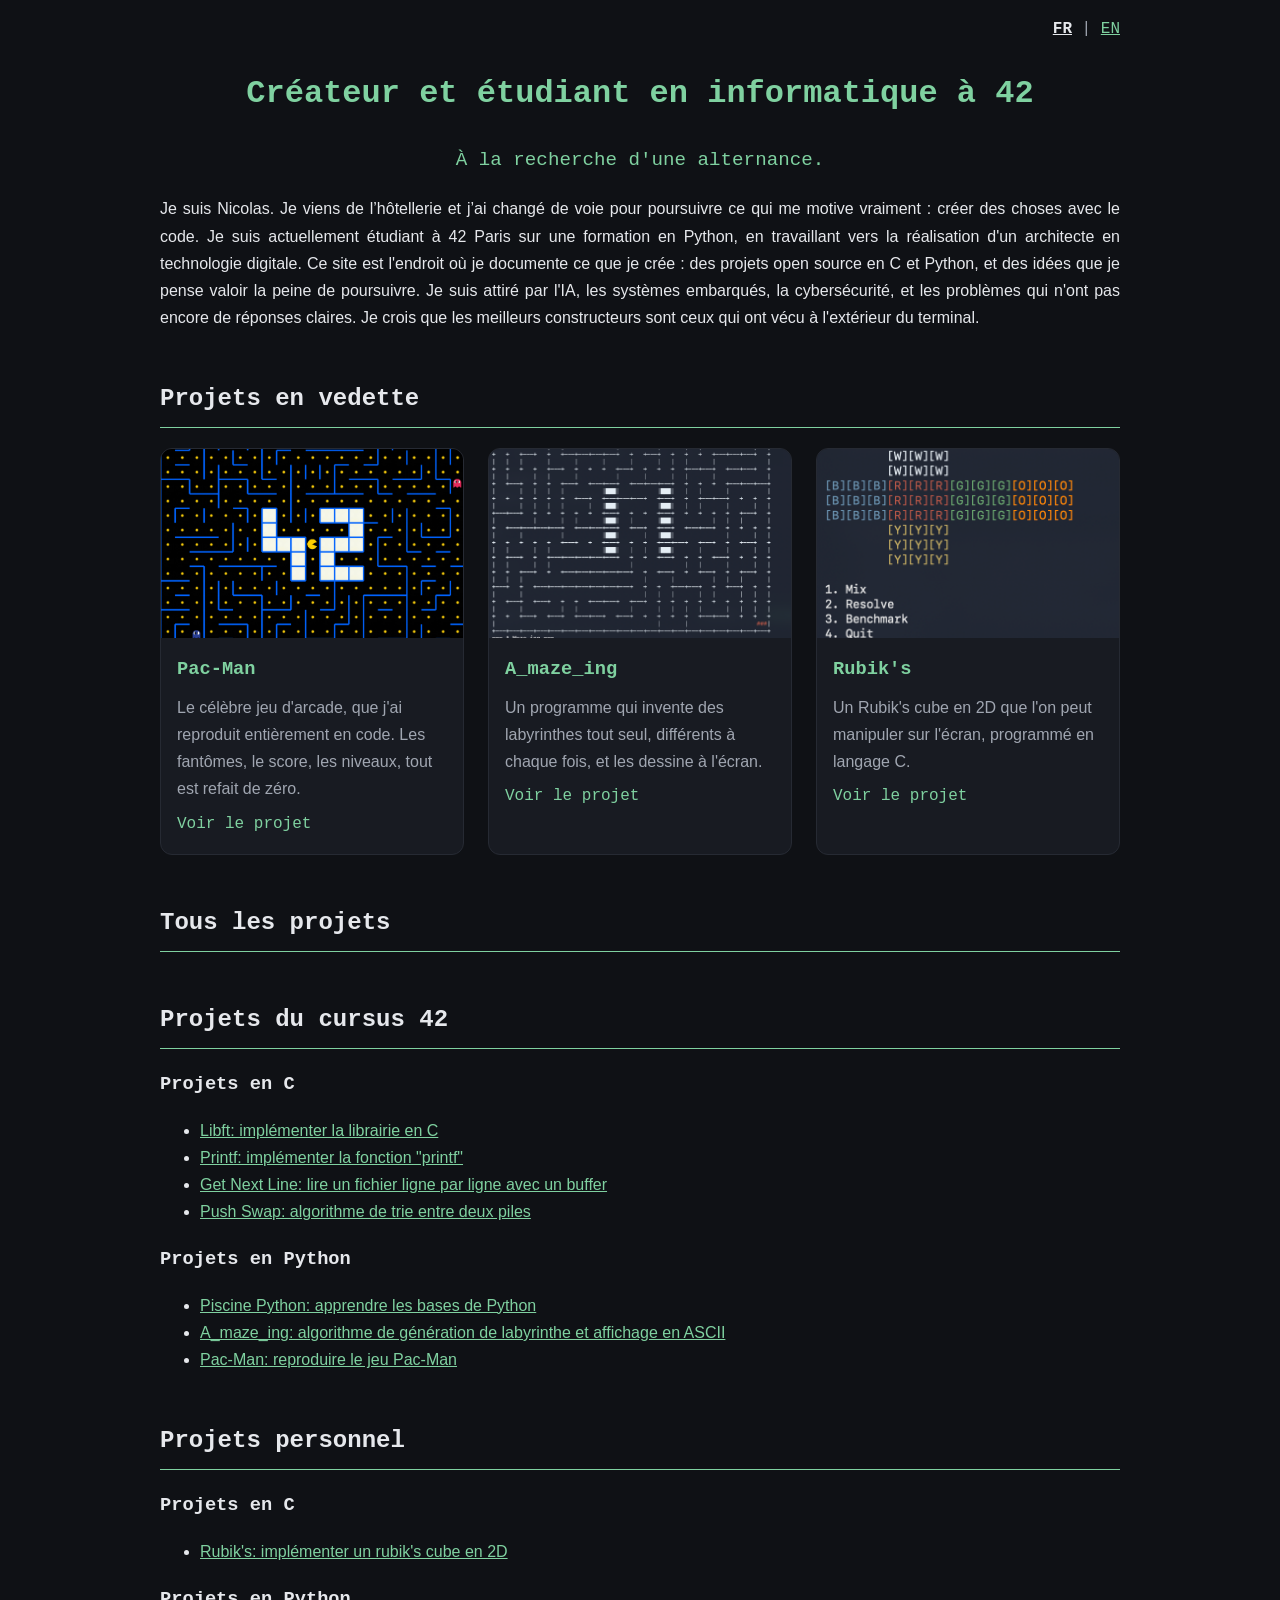
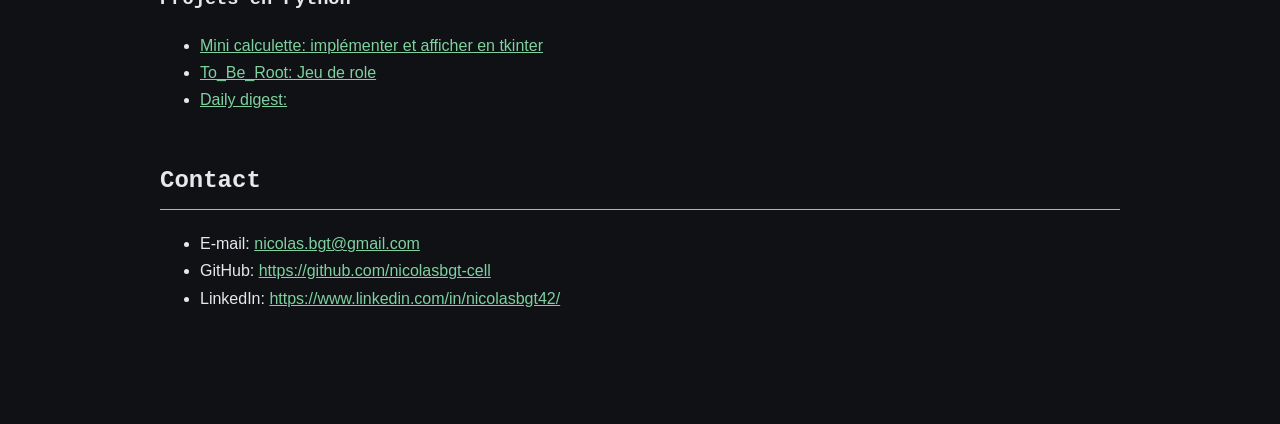
<file: index.html>
<!DOCTYPE html>
<html lang="fr">
	<head>
		<meta charset="UTF-8">
		<meta name="viewport" content="width=device-width, initial-scale=1">
		<link rel="stylesheet" href="style.css">
		<title>Etudiant et développeur</title>
	</head>
	<body>
		<nav class="lang-switch">
			<span class="active" aria-current="true">FR</span> | <a href="index_en.html" hreflang="en">EN</a>
		</nav>
		<header>
			<h1>Créateur et étudiant en informatique à 42 </h1>
			<p class="tagline">À la recherche d'une alternance.</p>
			<p>Je suis Nicolas. Je viens de l’hôtellerie et j’ai changé de voie pour poursuivre ce qui me motive vraiment :
			créer des choses avec le code.
			Je suis actuellement étudiant à 42 Paris sur une formation en Python,
			en travaillant vers la réalisation d'un architecte en technologie digitale.
			Ce site est l'endroit où je documente ce que je crée : des projets open source en C et Python,
			et des idées que je pense valoir la peine de poursuivre. Je suis attiré par l'IA, les systèmes embarqués,
			la cybersécurité, et les problèmes qui n'ont pas encore de réponses claires.
			Je crois que les meilleurs constructeurs sont ceux qui ont vécu à l'extérieur du terminal.</p>
		</header>
		<main>
			<section class="featured">
				<h2>Projets en vedette</h2>
				<div class="cards">
					<article class="card">
						<a href="curriculum/python_project/pacman_fr.html">
							<img src="assets/display_PM.png" alt="Capture d'écran du jeu Pac-Man reproduit en code">
							<h3>Pac-Man</h3>
							<p>Le célèbre jeu d'arcade, que j'ai reproduit entièrement en code. Les fantômes, le score, les niveaux, tout est refait de zéro.</p>
							<span class="card-link">Voir le projet</span>
						</a>
					</article>
					<article class="card">
						<a href="curriculum/python_project/amazing_fr.html">
							<img src="assets/Amazing.png" alt="Capture d'écran d'un labyrinthe généré par le programme A_maze_ing">
							<h3>A_maze_ing</h3>
							<p>Un programme qui invente des labyrinthes tout seul, différents à chaque fois, et les dessine à l'écran.</p>
							<span class="card-link">Voir le projet</span>
						</a>
					</article>
					<article class="card">
						<a href="personal_projects/rubiks_fr.html">
							<img src="assets/display_RB.png" alt="Capture d'écran du Rubik's cube en 2D">
							<h3>Rubik's</h3>
							<p>Un Rubik's cube en 2D que l'on peut manipuler sur l'écran, programmé en langage C.</p>
							<span class="card-link">Voir le projet</span>
						</a>
					</article>
				</div>
			</section>
			<section class="all-projects">
				<h2>Tous les projets</h2>
				<section>
					<h2>Projets du cursus 42</h2>
					<h3>Projets en C</h3>
					<ul>
						<li><a href="curriculum/c_project/libft_fr.html">Libft: implémenter la librairie en C</a></li>
						<li><a href="curriculum/c_project/printf_fr.html">Printf: implémenter la fonction "printf"</a></li>
						<li><a href="curriculum/c_project/get_next_line_fr.html">Get Next Line: lire un fichier ligne par ligne avec un buffer</a></li>
						<li><a href="curriculum/push_swap_fr.htlm">Push Swap: algorithme de trie entre deux piles</a></li>
					</ul>
					<h3>Projets en Python</h3>
					<ul>
						<li><a href="curriculum/c_project/piscine_python_fr.html">Piscine Python: apprendre les bases de Python</a></li>
						<li><a href="curriculum/python_project/amazing_fr.html">A_maze_ing: algorithme de génération de labyrinthe et affichage en ASCII</a></li>
						<li><a href="curriculum/python_project/pacman_fr.html">Pac-Man: reproduire le jeu Pac-Man</a></li>
					</ul>
				</section>
				<section>
					<h2>Projets personnel</h2>
					<h3>Projets en C</h3>
					<ul>
						<li><a href="personal_projects/rubiks_fr.html">Rubik's: implémenter un rubik's cube en 2D</a></li>
					</ul>
					<h3>Projets en Python</h3>
					<ul>
						<li><a href="personal_projects/minicalculator_fr.html">Mini calculette: implémenter et afficher en tkinter</a></li>
						<li><a href="personal_projects/to_be_root_fr.html">To_Be_Root: Jeu de role</a></li>
						<li><a href="personal_projects/daily_digest_fr.html">Daily digest: </a></li>
					</ul>
				</section>
			</section>
			<section class="contact">
				<h2>Contact</h2>
				<ul>
					<li>E-mail: <a href="mailto:nicolas.bgt@gmail.com">nicolas.bgt@gmail.com</a></li>
					<li>GitHub: <a href="https://github.com/nicolasbgt-cell">https://github.com/nicolasbgt-cell</a></li>
					<li>LinkedIn: <a href="https://www.linkedin.com/in/nicolasbgt42/">https://www.linkedin.com/in/nicolasbgt42/</a></li>
				</ul>
			</section>
		</main>
	</body>
</html>
</file>
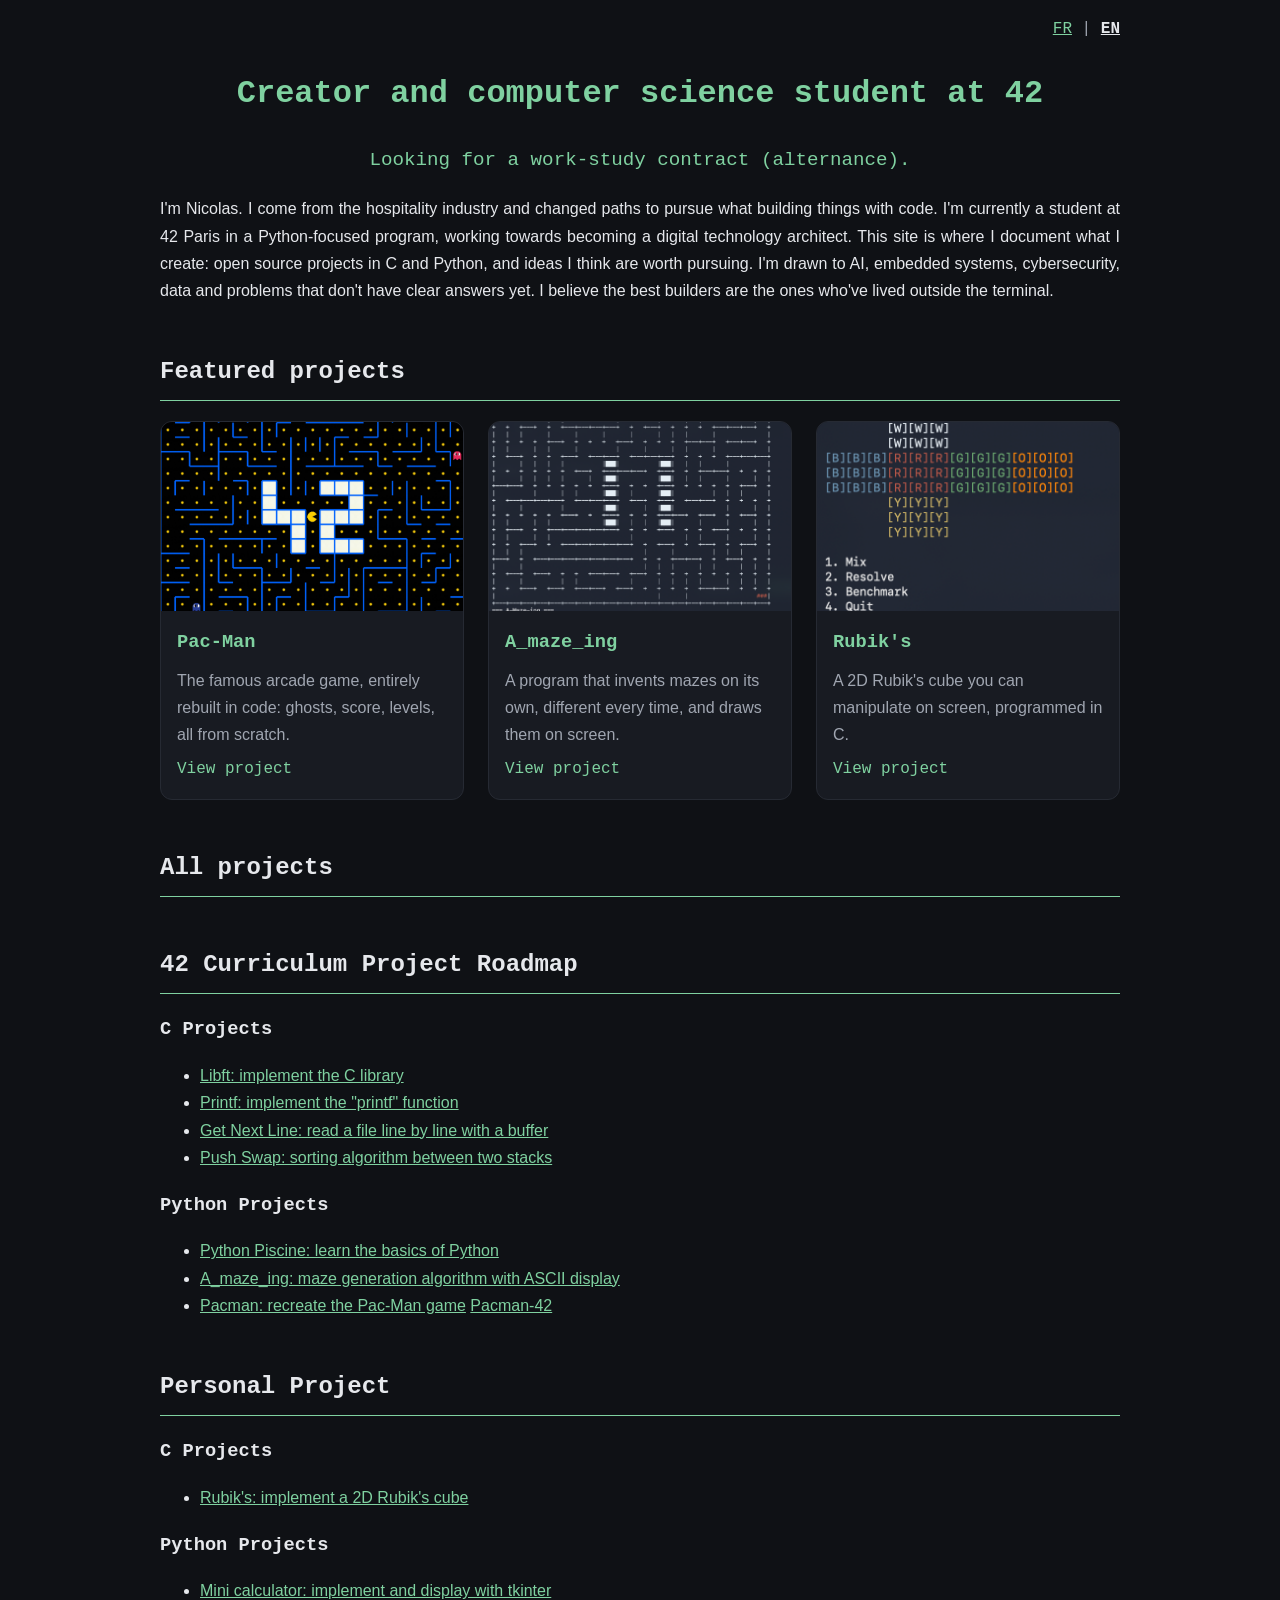
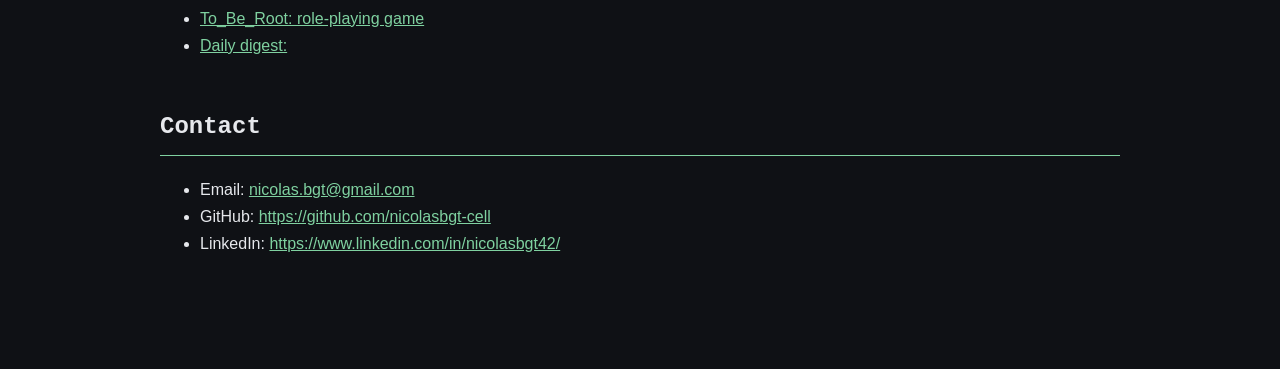
<file: index_en.html>
<!DOCTYPE html>
<html lang="en">
    <head>
        <meta charset="UTF-8">
        <meta name="viewport" content="width=device-width, initial-scale=1">
        <link rel="stylesheet" href="style.css">
        <title>Student and Developer</title>
    </head>
    <body>
        <nav class="lang-switch">
            <a href="index.html" hreflang="fr">FR</a> | <span class="active" aria-current="true">EN</span>
        </nav>
        <header>
            <h1>Creator and computer science student at 42</h1>
            <p class="tagline">Looking for a work-study contract (alternance).</p>
            <p>I'm Nicolas. I come from the hospitality industry and changed paths to pursue what
                building things with code.
                I'm currently a student at 42 Paris in a Python-focused program,
                working towards becoming a digital technology architect.
                This site is where I document what I create: open source projects in C and Python,
                and ideas I think are worth pursuing. I'm drawn to AI, embedded systems, cybersecurity,
                data and problems that don't have clear answers yet.
                I believe the best builders are the ones who've lived outside the terminal.
            </p>
        </header>
        <main>
            <section class="featured">
                <h2>Featured projects</h2>
                <div class="cards">
                    <article class="card">
                        <a href="curriculum/python_project/pacman_en.html">
                            <img src="assets/display_PM.png" alt="Screenshot of the Pac-Man game rebuilt in code">
                            <h3>Pac-Man</h3>
                            <p>The famous arcade game, entirely rebuilt in code: ghosts, score, levels, all from scratch.</p>
                            <span class="card-link">View project</span>
                        </a>
                    </article>
                    <article class="card">
                        <a href="curriculum/python_project/amazing_en.html">
                            <img src="assets/Amazing.png" alt="Screenshot of a maze generated by the A_maze_ing program">
                            <h3>A_maze_ing</h3>
                            <p>A program that invents mazes on its own, different every time, and draws them on screen.</p>
                            <span class="card-link">View project</span>
                        </a>
                    </article>
                    <article class="card">
                        <a href="personal_projects/rubiks_en.html">
                            <img src="assets/display_RB.png" alt="Screenshot of the 2D Rubik's cube">
                            <h3>Rubik's</h3>
                            <p>A 2D Rubik's cube you can manipulate on screen, programmed in C.</p>
                            <span class="card-link">View project</span>
                        </a>
                    </article>
                </div>
            </section>
            <section class="all-projects">
                <h2>All projects</h2>
                <section>
                    <h2>42 Curriculum Project Roadmap</h2>
                    <h3>C Projects</h3>
                    <ul>
                        <li><a href="curriculum/c_project/libft_en.html">Libft: implement the C library</a></li>
                        <li><a href="curriculum/c_project/printf_en.html">Printf: implement the "printf" function</a></li>
                        <li><a href="curriculum/c_project/get_next_line_en.html">Get Next Line: read a file line by line with a buffer</a></li>
                        <li><a href="curriculum/c_project/push_swap_en.html">Push Swap: sorting algorithm between two stacks</a></li>
                    </ul>
                    <h3>Python Projects</h3>
                    <ul>
                        <li><a href="curriculum/c_project/piscine_python_fr.html">Python Piscine: learn the basics of Python</a></li>
                        <li><a href="curriculum/python_project/amazing_en.html">A_maze_ing: maze generation algorithm with ASCII display</a></li>
                        <li><a href="curriculum/python_project/pacman_en.html">Pacman: recreate the Pac-Man game</a> <a href="https://nicolasbgt.itch.io/pacman-42?secret=MGLZhanZjjalxuTeehx2uCzE9as">Pacman-42</a></li>
                    </ul>
                </section>
                <section>
                    <h2>Personal Project</h2>
                    <h3>C Projects</h3>
                    <ul>
                        <li><a href="personal_projects/rubiks_en.html">Rubik's: implement a 2D Rubik's cube</a></li>
                    </ul>
                    <h3>Python Projects</h3>
                    <ul>
                        <li><a href="personal_projects/minicalculator_en.html">Mini calculator: implement and display with tkinter</a></li>
                        <li><a href="personal_projects/to_be_root_en.html">To_Be_Root: role-playing game</a></li>
                        <li><a href="personal_projects/daily_digest_en.html">Daily digest: </a></li>
                    </ul>
                </section>
            </section>
            <section class="contact">
                <h2>Contact</h2>
                <ul>
                    <li>Email: <a href="mailto:nicolas.bgt@gmail.com">nicolas.bgt@gmail.com</a></li>
                    <li>GitHub: <a href="https://github.com/nicolasbgt-cell">https://github.com/nicolasbgt-cell</a></li>
                    <li>LinkedIn: <a href="https://www.linkedin.com/in/nicolasbgt42/">https://www.linkedin.com/in/nicolasbgt42/</a></li>
                </ul>
            </section>
        </main>
    </body>
</html>
</file>
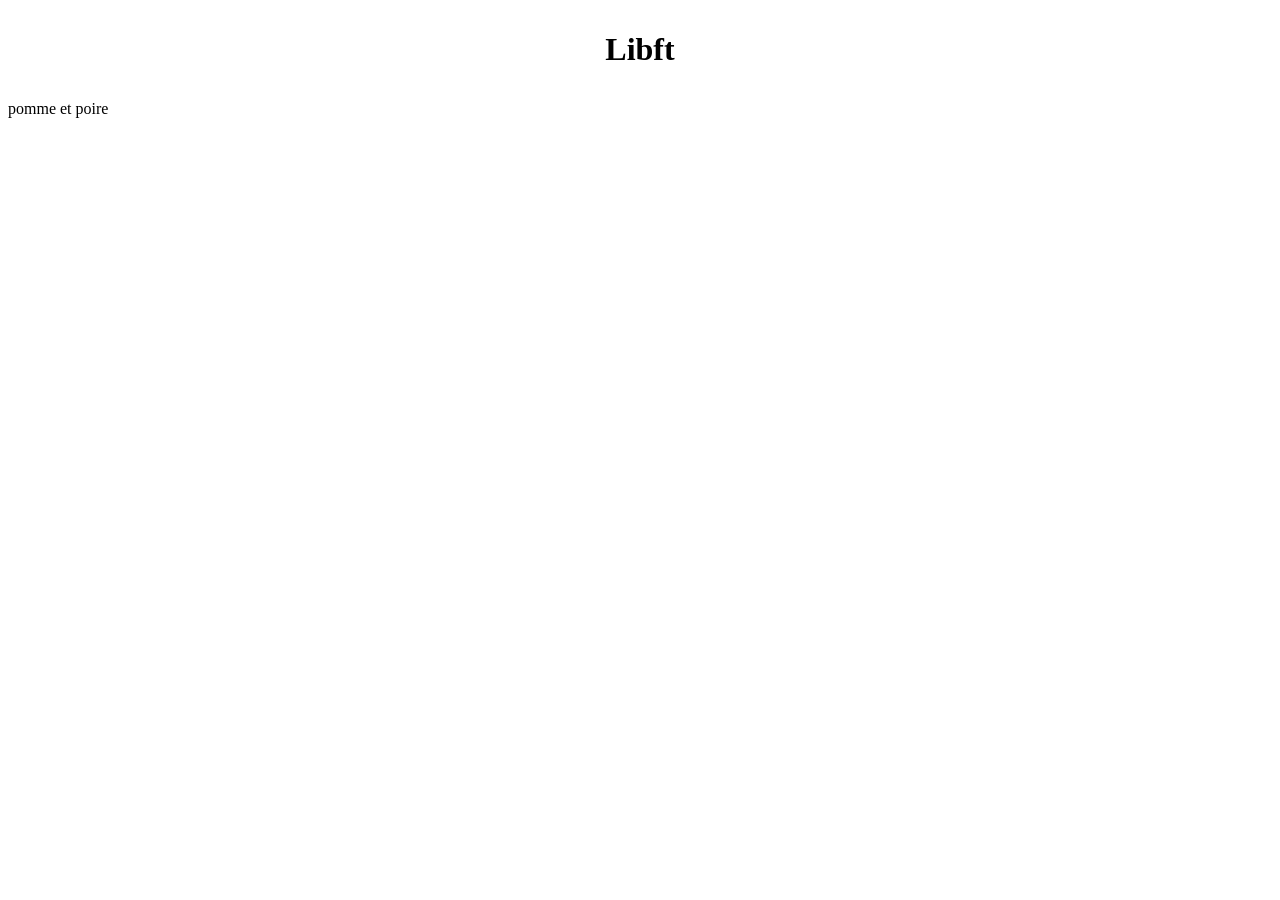
<file: curriculum/c_project/libft.html>
<!DOCTYPE html>
<html lang="fr">
    <head>
        <meta charset="UTF-8">
        <link rel="stylesheet" href="style.css">
    </head>
    <body>
        <h1>Libft</h1>
        <p>pomme et poire</p>
    </body>
</html>
</file>
<file: style.css>
h1 {
    text-align: center;
    line-height: 1.8;
    color: black;
}
p {
    text-align:justify;
    color: black;
}
h2 {
    text-decoration: underline;
}
body {
    max-width: 800px;
    margin: 0 auto;
    padding: 0 16px;
    font-family: sans-serif;
}
section {
    margin-bottom: 2em;
}
h3 {
    margin-bottom: 0.3em;
}.lang-switch {
    text-align: right;
    padding-top: 1em;
}
.lang-switch .active {
    font-weight: bold;
    text-decoration: underline;
    color: black;
}

/* ===== Thème sombre ===== */
:root {
    --bg: #0f1115;
    --surface: #181b22;
    --text: #e6e8ec;
    --muted: #a0a6b1;
    --accent: #7fd1a0;
    --mono: "SF Mono", Menlo, Consolas, "Courier New", monospace;
}
body {
    background: var(--bg);
    color: var(--text);
    line-height: 1.7;
    max-width: 960px;
    padding: 0 20px 4em;
}
h1, h2, h3 {
    font-family: var(--mono);
    color: var(--text);
}
h1 { color: var(--accent); }
h2 {
    text-decoration: none;
    border-bottom: 1px solid var(--accent);
    padding-bottom: 0.3em;
    margin-top: 2em;
}
p { color: var(--text); }
a { color: var(--accent); }
a:hover { text-decoration: none; }
section { margin-bottom: 3em; }
.tagline {
    text-align: center;
    font-family: var(--mono);
    color: var(--accent);
    font-size: 1.2em;
}
.lang-switch { color: var(--muted); font-family: var(--mono); }
.lang-switch a { color: var(--accent); }
.lang-switch .active { color: var(--text); }

/* Cartes */
.cards {
    display: grid;
    grid-template-columns: repeat(3, 1fr);
    gap: 24px;
}
.card {
    background: var(--surface);
    border: 1px solid #262a33;
    border-radius: 12px;
    overflow: hidden;
    transition: transform 0.2s, border-color 0.2s;
}
.card:hover {
    transform: translateY(-4px);
    border-color: var(--accent);
}
.card a {
    display: block;
    height: 100%;
    color: var(--text);
    text-decoration: none;
}
.card img {
    display: block;
    width: 100%;
    aspect-ratio: 16 / 10;
    object-fit: cover;
}
.card h3 { margin: 16px 16px 0; color: var(--accent); }
.card p { margin: 8px 16px; color: var(--muted); text-align: left; }
.card-link {
    display: block;
    margin: 0 16px 16px;
    font-family: var(--mono);
    color: var(--accent);
}
@media (max-width: 800px) {
    .cards { grid-template-columns: 1fr; }
}
</file>
<file: curriculum/c_project/style.css>
h1 {
    text-align: center;
    line-height: 1.8;
    color: black;
}
p {
    text-align:justify;
    color: black;
}
h2 {
    text-decoration: underline;
}
</file>
